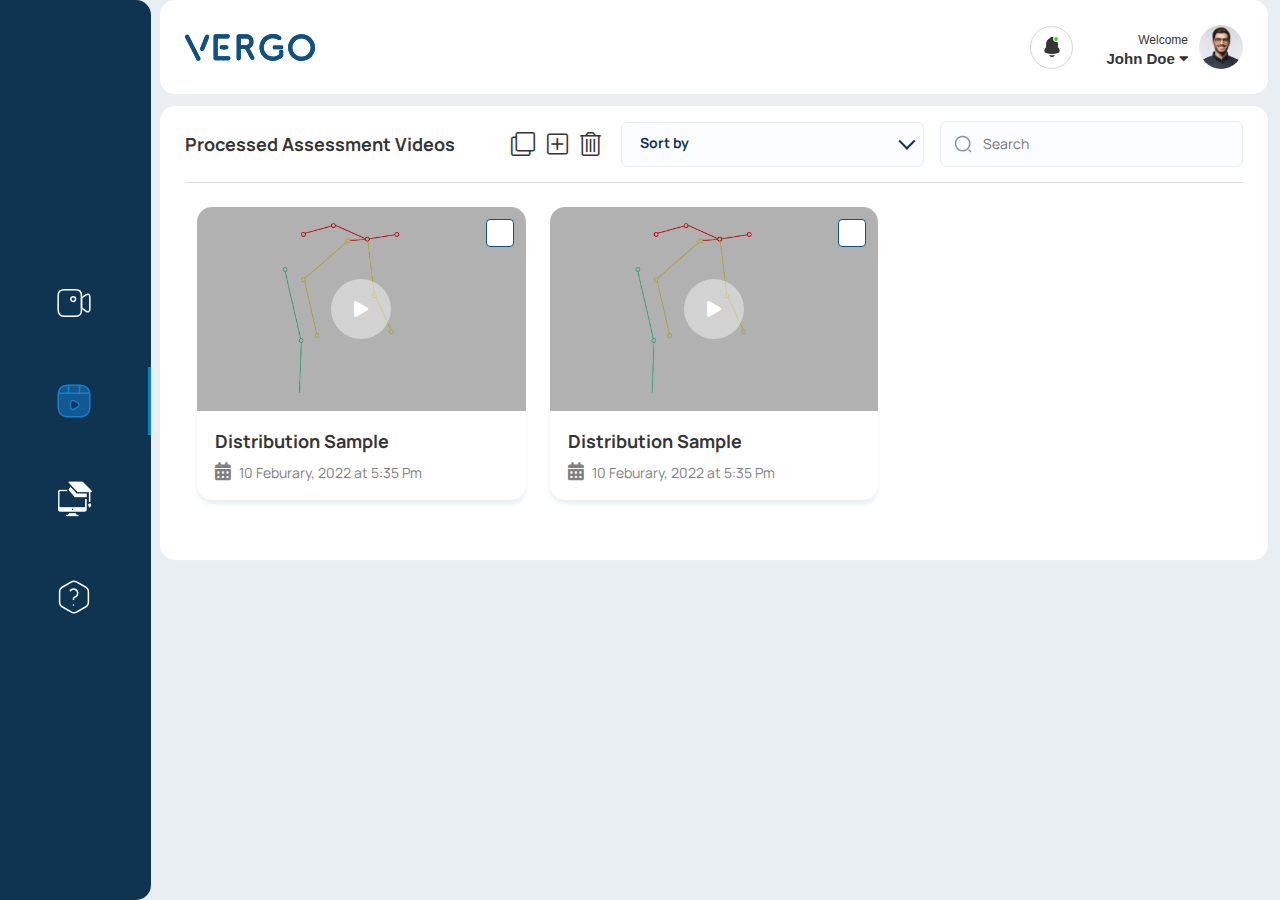
<file: Processed-videos.html>
<!DOCTYPE html>
<html lang="en">

<head>
    <!-- Required meta tags -->
    <meta charset="utf-8" />
    <meta name="viewport" content="width=device-width, initial-scale=1" />

    <!-- Bootstrap CSS -->
    <link href="assets/css/bootstrap.min.css" rel="stylesheet" />
    <link href="assets/css/all.min.css" rel="stylesheet" />
    <link href="assets/css/fontawesome.css" rel="stylesheet" />
    <link href="assets/css/owl.carousel.min.css" rel="stylesheet" />
    <link href="assets/css/nice-select.css" rel="stylesheet" />
    <link href="assets/css/default.css" rel="stylesheet" />
    <link href="assets/css/magnific-popup.css" rel="stylesheet" />
    <link href="assets/css/style.css" rel="stylesheet" />
    <link href="assets/css/responsive.css" rel="stylesheet" />

    <title>Hello, world!</title>
</head>

<body>

    <div class="sidebar__area">
        <div class="sidebar__inner__blk">
            <div class="sidebar__title">
                <a href="#"><img src="assets/img/s_ico_7.svg" alt=""></a>
                <a href="#" class="active"><img src="assets/img/s_ico_8.svg" alt=""></a>
                <a href="#"><img src="assets/img/monitor.png" alt=""></a>
                <a href="#"><img src="assets/img/s_ico_9.svg" alt=""></a>
            </div>
        </div>
        <div class="close_menu">
            <i class="far fa-times"></i>
        </div>
    </div>
    <div class="overlay"></div>


    <div class="main__area">


        <!-- =================== HEADER AREA START ===================== -->
        <header class="header__area">
            <div class="container">
                <div class="row">
                    <div class="col-lg-12">
                        <div class="header__inner__blk">
                            <div class="header__title">
                                <img src="assets/img/logo.svg" alt="">
                            </div>

                            <div class="header__right__blk">
                                <div class="header_bell dropdown">
                                    <a class="dropdown-toggle notification__bell" href="#" role="button"
                                        id="dropdownMenuLink" data-bs-toggle="dropdown" aria-expanded="false">
                                        <img src="assets/img/bell.svg" alt="">
                                    </a>

                                    <div class="notification__main__blk dropdown-menu"
                                        aria-labelledby="dropdownMenuLink">
                                        <div class="notification__single__blk">
                                            <div class="notification__single__left">
                                                <div class="notification__upload">
                                                    <img src="assets/img/upload_img.png" alt="">
                                                </div>
                                                <div class="notification__content">
                                                    <h4>Your video has completed processing</h4>
                                                    <span>3:19:05 PM</span>
                                                </div>
                                            </div>
                                            <div class="notification__single__right">
                                                <div class="notification__single__close">
                                                    <span><i class="fal fa-times-circle"></i></span>
                                                </div>
                                            </div>
                                        </div>
                                        <div class="notification__single__blk">
                                            <div class="notification__single__left">
                                                <div class="notification__upload">
                                                    <img src="assets/img/upload_img.png" alt="">
                                                </div>
                                                <div class="notification__content">
                                                    <h4>Your video has completed processing</h4>
                                                    <span>3:19:05 PM</span>
                                                </div>
                                            </div>
                                            <div class="notification__single__right">
                                                <div class="notification__single__close">
                                                    <span><i class="fal fa-times-circle"></i></span>
                                                </div>
                                            </div>
                                        </div>
                                        <div class="notification__single__blk">
                                            <div class="notification__single__left">
                                                <div class="notification__upload">
                                                    <img src="assets/img/upload_img.png" alt="">
                                                </div>
                                                <div class="notification__content">
                                                    <h4>Your video has completed processing</h4>
                                                    <span>3:19:05 PM</span>
                                                </div>
                                            </div>
                                            <div class="notification__single__right">
                                                <div class="notification__single__close">
                                                    <span><i class="fal fa-times-circle"></i></span>
                                                </div>
                                            </div>
                                        </div>
                                    </div>
                                </div>
                                <div class="header__profile">
                                    <div class="header__profile__inner__blk" type="button" id="dropdownMenuButton1"
                                        data-bs-toggle="dropdown" aria-expanded="false">
                                        <div class="profile_name">
                                            <span>Welcome</span>
                                            <h5>John Doe <i class="fas fa-caret-down"></i></h5>
                                        </div>
                                        <div class="profile__thumb">
                                            <img src="assets/img/user.jpg" alt="">
                                        </div>
                                    </div>
                                    <ul class="dropdown-menu" aria-labelledby="dropdownMenuButton1">
                                        <li><a class="dropdown-item" href="#">Settings</a></li>
                                        <li><a class="dropdown-item" href="#">Logout</a></li>
                                    </ul>
                                </div>
                                <div class="open__menu">
                                    <i class="fas fa-bars"></i>
                                </div>
                            </div>
                        </div>
                    </div>
                </div>
            </div>
        </header>
        <!-- =================== HEADER AREA END ===================== -->


        <!-- =================== INFORMATION AREA START ===================== -->
        <section class="information__area">
            <div class="container">
                <div class="row">
                    <div class="popup__top__blk">
                        <div class="similar__title">
                            <h4 class="m-0">Processed Assessment Videos</h4>
                        </div>

                        <div class="popup__top__right__blk">

                            <div class="popup__widgets">
                                <a href="#" class="compare__video__select"><i class="fal fa-clone"></i></a>
                                <a href="upload-screen.html"><i class="fal fa-plus-square"></i></a>
                                <a href="#" data-bs-toggle="modal" data-bs-target="#exampleModal"><i
                                        class="fal fa-trash-alt"></i></a>
                            </div>

                            <div class="single__filter__select me-3">
                                <div class="filter__select fixed_select_width">
                                    <select>
                                        <option data-display="Sort by">Nothing</option>
                                        <option value="1">Some option</option>
                                        <option value="2">Another option</option>
                                        <option value="3" disabled>A disabled option</option>
                                        <option value="4">Potato</option>
                                    </select>
                                </div>
                            </div>

                            <form action="#">
                                <div class="search__area">
                                    <input type="text" placeholder="Search">
                                    <button type="button"><img src="assets/img/search.svg" alt=""></button>
                                </div>
                            </form>
                        </div>
                    </div>
                    <div class="row g-4 m-0 p-0">
                        <div class="col-lg-4">
                            <div class="popup__wrapper">
                                <div class="popup__video__check">
                                    <div class="form-check">
                                        <input class="form-check-input" type="checkbox" value="" id="flexCheckDefault">
                                    </div>
                                </div>
                                <div class="popup__video__wrapper">
                                    <div class="popup_thumb">
                                        <img src="assets/img/popup_thumb.png" alt="">
                                        <a href="https://www.youtube.com/watch?v=cO-2i8FCrs8"
                                            class="play__button"><span><i class="fas fa-play"></i></span></a>
                                    </div>
                                    <div class="popup__content">
                                        <h4>Distribution Sample</h4>
                                        <p><i class="fas fa-calendar-alt"></i> 10 Feburary, 2022 at 5:35 Pm</p>
                                    </div>
                                </div>
                            </div>
                        </div>
                        <div class="col-lg-4">
                            <div class="popup__wrapper">
                                <div class="popup__video__check">
                                    <div class="form-check">
                                        <input class="form-check-input" type="checkbox" value="" id="flexCheckDefault">
                                    </div>
                                </div>
                                <div class="popup__video__wrapper">
                                    <div class="popup_thumb">
                                        <img src="assets/img/popup_thumb.png" alt="">
                                        <a href="https://www.youtube.com/watch?v=cO-2i8FCrs8"
                                            class="play__button"><span><i class="fas fa-play"></i></span></a>
                                    </div>
                                    <div class="popup__content">
                                        <h4>Distribution Sample</h4>
                                        <p><i class="fas fa-calendar-alt"></i> 10 Feburary, 2022 at 5:35 Pm</p>
                                    </div>
                                </div>
                            </div>
                        </div>
                    </div>

                </div>
            </div>
        </section>
        <!-- =================== INFORMATION AREA END ===================== -->


    </div>





    <!-- Modal -->
    <div class="modal fade" id="exampleModal" tabindex="-1" aria-labelledby="exampleModalLabel" aria-hidden="true">
        <div class="modal-dialog modal-dialog-centered">
            <div class="modal-content">

                <div class="modal-body">
                    <div class="popup__video__delete">
                        <span><i class="fal fa-times-circle"></i></span>
                        <h4>Delete File Permanently</h4>
                        <p>Are you sure you would like to delete this video? Once deleted it cannot be recovered.</p>
                    </div>
                </div>
                <div class="modal-footer">
                    <button type="button" class="btn btn-secondary" data-bs-dismiss="modal">Cancel</button>
                    <button type="button" class="btn btn-primary">Delete</button>
                </div>
            </div>
        </div>
    </div>











    <!-- Optional JavaScript; choose one of the two! -->
    <script src="assets/js/jquery.min.js"></script>
    <script src="assets/js/popper.js"></script>
    <script src="assets/js/bootstrap.min.js"></script>
    <script src="assets/js/owl.carousel.min.js"></script>
    <script src="assets/js/jquery.magnific-popup.min.js"></script>
    <script src="assets/js/jquery.nice-select.min.js"></script>
    <script src="assets/js/main.js"></script>
</body>

</html>
</file>
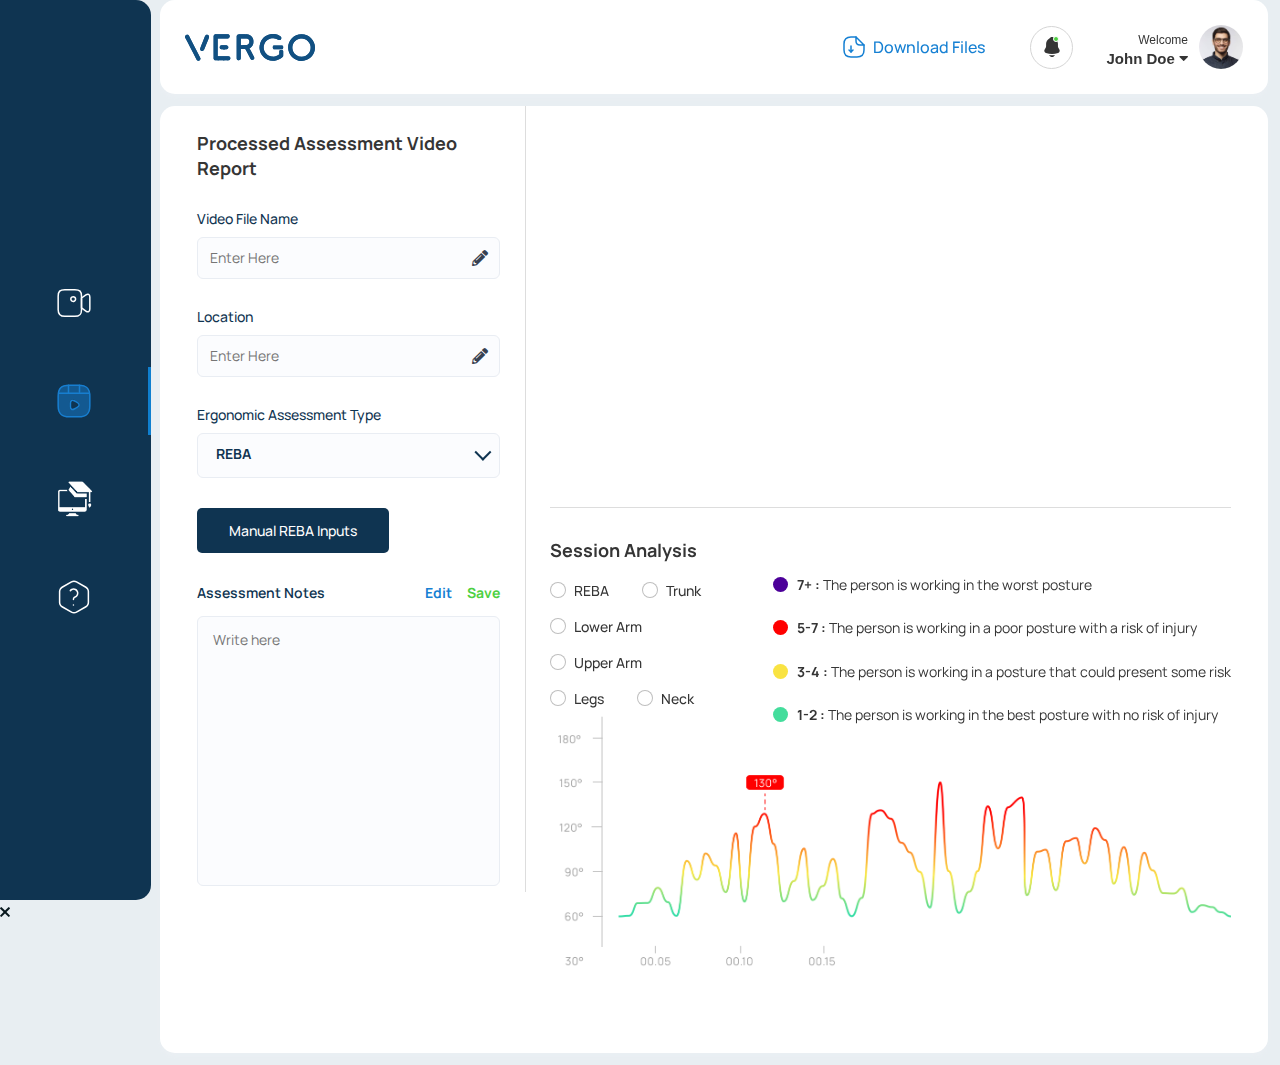
<file: tablet-screen.html>
<!DOCTYPE html>
<html lang="en">

<head>
    <!-- Required meta tags -->
    <meta charset="utf-8" />
    <meta name="viewport" content="width=device-width, initial-scale=1" />

    <!-- Bootstrap CSS -->
    <link href="assets/css/bootstrap.min.css" rel="stylesheet" />
    <link href="assets/css/all.min.css" rel="stylesheet" />
    <link href="assets/css/fontawesome.css" rel="stylesheet" />
    <link href="assets/css/owl.carousel.min.css" rel="stylesheet" />
    <link href="assets/css/nice-select.css" rel="stylesheet" />
    <link href="assets/css/default.css" rel="stylesheet" />
    <link href="assets/css/style.css" rel="stylesheet" />
    <link href="assets/css/responsive.css" rel="stylesheet" />

    <title>Hello, world!</title>
</head>

<body>

    <div class="sidebar__area">
        <div class="sidebar__inner__blk">
            <div class="sidebar__title">
                <a href="#"><img src="assets/img/s_ico_7.svg" alt=""></a>
                <a href="#" class="active"><img src="assets/img/s_ico_8.svg" alt=""></a>
                <a href="#"><img src="assets/img/monitor.png" alt=""></a>
                <a href="#"><img src="assets/img/s_ico_9.svg" alt=""></a>
            </div>
        </div>
        <div class="close_menu">
            <i class="far fa-times"></i>
        </div>
    </div>
    <div class="overlay"></div>

    <div class="main__area">


        <!-- =================== HEADER AREA START ===================== -->
        <header class="header__area">
            <div class="container">
                <div class="row">
                    <div class="col-lg-12">
                        <div class="header__inner__blk">
                            <div class="header__title">
                                <img src="assets/img/logo.svg" alt="">
                            </div>

                            <div class="header__right__blk">
                                <div class="download__file dropdown">
                                    <a href="#" class="dropdown-toggle notification__download" role="button"
                                        id="dropdownMenuLink2" data-bs-toggle="dropdown"
                                        aria-expanded="false"><span><img src="assets/img/d_file.svg" alt=""></span>
                                        Download Files</a>

                                    <div class="download__dropdown dropdown-menu" aria-labelledby="dropdownMenuLink2">
                                        <div class="download__drop__title">
                                            <h4>Download Assessment Report</h4>
                                        </div>
                                        <div class="notification__single__blk">
                                            <div class="notification__single__left">
                                                <div class="notification__upload">
                                                    <img src="assets/img/upload_img.png" alt="">
                                                </div>
                                                <div class="notification__content">
                                                    <h4>Your video has completed processing</h4>
                                                    <span>3:19:05 PM</span>
                                                </div>
                                            </div>
                                            <div class="notification__single__right">
                                                <div class="notification__single__close">
                                                    <span><i class="fal fa-times-circle"></i></span>
                                                </div>
                                            </div>
                                        </div>
                                        <div class="notification__single__blk">
                                            <div class="notification__single__left">
                                                <div class="notification__upload">
                                                    <img src="assets/img/upload_img.png" alt="">
                                                </div>
                                                <div class="notification__content">
                                                    <h4>Your video has completed processing</h4>
                                                    <span>3:19:05 PM</span>
                                                </div>
                                            </div>
                                            <div class="notification__single__right">
                                                <div class="notification__single__close">
                                                    <span><i class="fal fa-times-circle"></i></span>
                                                </div>
                                            </div>
                                        </div>
                                        <div class="notification__single__blk">
                                            <div class="notification__single__left">
                                                <div class="notification__upload">
                                                    <img src="assets/img/upload_img.png" alt="">
                                                </div>
                                                <div class="notification__content">
                                                    <h4>Your video has completed processing</h4>
                                                    <span>3:19:05 PM</span>
                                                </div>
                                            </div>
                                            <div class="notification__single__right">
                                                <div class="notification__single__close">
                                                    <span><i class="fal fa-times-circle"></i></span>
                                                </div>
                                            </div>
                                        </div>
                                    </div>

                                </div>
                                <div class="header_bell dropdown">
                                    <a class="dropdown-toggle notification__bell" href="#" role="button"
                                        id="dropdownMenuLink" data-bs-toggle="dropdown" aria-expanded="false">
                                        <img src="assets/img/bell.svg" alt="">
                                    </a>

                                    <div class="notification__main__blk dropdown-menu"
                                        aria-labelledby="dropdownMenuLink">
                                        <div class="notification__single__blk">
                                            <div class="notification__single__left">
                                                <div class="notification__upload">
                                                    <img src="assets/img/upload_img.png" alt="">
                                                </div>
                                                <div class="notification__content">
                                                    <h4>Your video has completed processing</h4>
                                                    <span>3:19:05 PM</span>
                                                </div>
                                            </div>
                                            <div class="notification__single__right">
                                                <div class="notification__single__close">
                                                    <span><i class="fal fa-times-circle"></i></span>
                                                </div>
                                            </div>
                                        </div>
                                        <div class="notification__single__blk">
                                            <div class="notification__single__left">
                                                <div class="notification__upload">
                                                    <img src="assets/img/upload_img.png" alt="">
                                                </div>
                                                <div class="notification__content">
                                                    <h4>Your video has completed processing</h4>
                                                    <span>3:19:05 PM</span>
                                                </div>
                                            </div>
                                            <div class="notification__single__right">
                                                <div class="notification__single__close">
                                                    <span><i class="fal fa-times-circle"></i></span>
                                                </div>
                                            </div>
                                        </div>
                                        <div class="notification__single__blk">
                                            <div class="notification__single__left">
                                                <div class="notification__upload">
                                                    <img src="assets/img/upload_img.png" alt="">
                                                </div>
                                                <div class="notification__content">
                                                    <h4>Your video has completed processing</h4>
                                                    <span>3:19:05 PM</span>
                                                </div>
                                            </div>
                                            <div class="notification__single__right">
                                                <div class="notification__single__close">
                                                    <span><i class="fal fa-times-circle"></i></span>
                                                </div>
                                            </div>
                                        </div>
                                    </div>
                                </div>
                                <div class="header__profile">
                                    <div class="header__profile__inner__blk" type="button" id="dropdownMenuButton1"
                                        data-bs-toggle="dropdown" aria-expanded="false">
                                        <div class="profile_name">
                                            <span>Welcome</span>
                                            <h5>John Doe <i class="fas fa-caret-down"></i></h5>
                                        </div>
                                        <div class="profile__thumb">
                                            <img src="assets/img/user.jpg" alt="">
                                        </div>
                                    </div>
                                    <ul class="dropdown-menu" aria-labelledby="dropdownMenuButton1">
                                        <li><a class="dropdown-item" href="#">Settings</a></li>
                                        <li><a class="dropdown-item" href="#">Logout</a></li>
                                    </ul>
                                </div>
                            </div>
                            <div class="open__menu">
                                <i class="fas fa-bars"></i>
                            </div>
                        </div>
                    </div>
                </div>
            </div>
        </header>
        <!-- =================== HEADER AREA END ===================== -->


        <!-- =================== INFORMATION AREA START ===================== -->
        <section class="information__area">
            <div class="container">
                <div class="row">
                    <div class="col-lg-4">
                        <div class="summery_left_blk">
                            <div class="similar__title pt-25">
                                <h4>Processed Assessment Video Report </h4>
                            </div>
                            <div class="summery__blk">
                                <form action="#">
                                    <div class="single__summary__input mt-30">
                                        <label for="">Video File Name</label>
                                        <div class="summery__input__text">
                                            <input type="text" placeholder="Enter Here">
                                            <span><i class="fas fa-pencil-alt"></i></span>
                                        </div>
                                    </div>
                                    <div class="single__summary__input mt-30">
                                        <label for="">Location</label>
                                        <div class="summery__input__text">
                                            <input type="text" placeholder="Enter Here">
                                            <span><i class="fas fa-pencil-alt"></i></span>
                                        </div>
                                    </div>
                                    <div class="single__filter__select mt-30">
                                        <span>Ergonomic Assessment Type</span>
                                        <div class="filter__select">
                                            <select>
                                                <option data-display="REBA">Nothing</option>
                                                <option value="1">Some option</option>
                                                <option value="2">Another option</option>
                                                <option value="3" disabled>A disabled option</option>
                                                <option value="4">Potato</option>
                                            </select>
                                        </div>
                                    </div>
                                    <div class="single__summary__btn mt-30">
                                        <a href="#" data-bs-toggle="modal" data-bs-target="#exampleModal">Manual REBA
                                            Inputs</a>
                                    </div>
                                    <div class="notes__area mt-30">
                                        <span>Assessment Notes</span>
                                        <div class="edit_nots">
                                            <a href="#">Edit</a>
                                            <a href="#">Save</a>
                                        </div>
                                    </div>
                                    <div class="notes_text">
                                        <textarea name="" id="" cols="30" rows="10" placeholder="Write here"></textarea>
                                    </div>
                                </form>
                            </div>
                        </div>
                    </div>

                    <div class="col-lg-8">
                        <div class="info__top__inner__blk">
                            <div class="video__area top_minus_115">
                                <div class="video-wrapper">
                                    <iframe src="https://player.vimeo.com/video/34854116?badge=0" frameborder="0"
                                        webkitAllowFullScreen mozallowfullscreen allowFullScreen></iframe>
                                </div>
                            </div>

                            <div class="chart__area second_chart_blk">
                                <div class="similar__title">
                                    <h4>Session Analysis</h4>
                                </div>

                                <div class="chart-wrap">
                                    <div class="chart__topbar__options">
                                        <div class="chart__single__options">
                                            <div class="form-check">
                                                <input class="form-check-input" type="radio" name="flexRadioDefault"
                                                    id="flexRadioDefault1">
                                                <label class="form-check-label" for="flexRadioDefault1">
                                                    REBA
                                                </label>
                                            </div>
                                        </div>
                                        <div class="chart__single__options">
                                            <div class="form-check">
                                                <input class="form-check-input" type="radio" name="flexRadioDefault"
                                                    id="flexRadioDefault2">
                                                <label class="form-check-label" for="flexRadioDefault2">
                                                    Trunk
                                                </label>
                                            </div>
                                        </div>
                                        <div class="chart__single__options">
                                            <div class="form-check">
                                                <input class="form-check-input" type="radio" name="flexRadioDefault"
                                                    id="flexRadioDefault3">
                                                <label class="form-check-label" for="flexRadioDefault3">
                                                    Lower Arm
                                                </label>
                                            </div>
                                        </div>
                                        <div class="chart__single__options">
                                            <div class="form-check">
                                                <input class="form-check-input" type="radio" name="flexRadioDefault"
                                                    id="flexRadioDefault4">
                                                <label class="form-check-label" for="flexRadioDefault4">
                                                    Upper Arm
                                                </label>
                                            </div>
                                        </div>
                                        <div class="chart__single__options">
                                            <div class="form-check">
                                                <input class="form-check-input" type="radio" name="flexRadioDefault"
                                                    id="flexRadioDefault5">
                                                <label class="form-check-label" for="flexRadioDefault5">
                                                    Legs
                                                </label>
                                            </div>
                                        </div>
                                        <div class="chart__single__options">
                                            <div class="form-check">
                                                <input class="form-check-input" type="radio" name="flexRadioDefault"
                                                    id="flexRadioDefault6">
                                                <label class="form-check-label" for="flexRadioDefault6">
                                                    Neck
                                                </label>
                                            </div>
                                        </div>
                                    </div>

                                    <div class="chart__top__content chart__top__column">
                                        <div class="single__chart__content chart_bef_color1">
                                            <h6><b>7+ :</b>  The person is working in the worst posture</h6>
                                        </div>
                                        <div class="single__chart__content ">
                                            <h6><b>5-7 :</b>  The person is working in a poor posture with a risk of injury</h6>
                                        </div>
                                        <div class="single__chart__content  chart_bef_color_2">
                                            <h6><b>3-4 :</b>  The person is working in a posture that could present some risk</h6>
                                        </div>
                                        <div class="single__chart__content chart_bef_color">
                                            <h6><b>1-2 :</b>  The person is working in the best posture with no risk of injury</h6>
                                        </div>
                                    </div>
                                </div>
                                <div class="chart__tumb chart__second_thumb">
                                    <img src="assets/img/chart_3.png" alt="">
                                </div>
                            </div>
                        </div>
                    </div>
                </div>
            </div>
        </section>
        <!-- =================== INFORMATION AREA END ===================== -->


    </div>


    <!-- Modal -->
    <div class="modal fade" id="exampleModal" tabindex="-1" aria-labelledby="exampleModalLabel" aria-hidden="true">
        <div class="modal-dialog modal-dialog-centered">
            <div class="modal-content">

                <div class="modal-body">
                    Lorem, ipsum dolor sit amet consectetur adipisicing elit. Magni amet necessitatibus facere fugit
                    adipisci consectetur aut nemo perspiciatis. Magni exercitationem fuga repellendus aliquid deserunt
                    harum modi quod est maxime in, ipsa sunt quibusdam blanditiis libero porro. Placeat, rem? Ad tenetur
                    labore inventore corporis illo, atque neque veritatis at cupiditate nam.
                </div>
                <div class="modal-footer">
                    <button type="button" class="btn btn-secondary" data-bs-dismiss="modal">Close</button>
                    <button type="button" class="btn btn-primary">Save changes</button>
                </div>
            </div>
        </div>
    </div>



    <!-- Optional JavaScript; choose one of the two! -->
    <script src="assets/js/jquery.min.js"></script>
    <script src="assets/js/popper.js"></script>
    <script src="assets/js/bootstrap.min.js"></script>
    <script src="assets/js/owl.carousel.min.js"></script>
    <script src="assets/js/jquery.nice-select.min.js"></script>
    <script src="assets/js/main.js"></script>
</body>

</html>
</file>
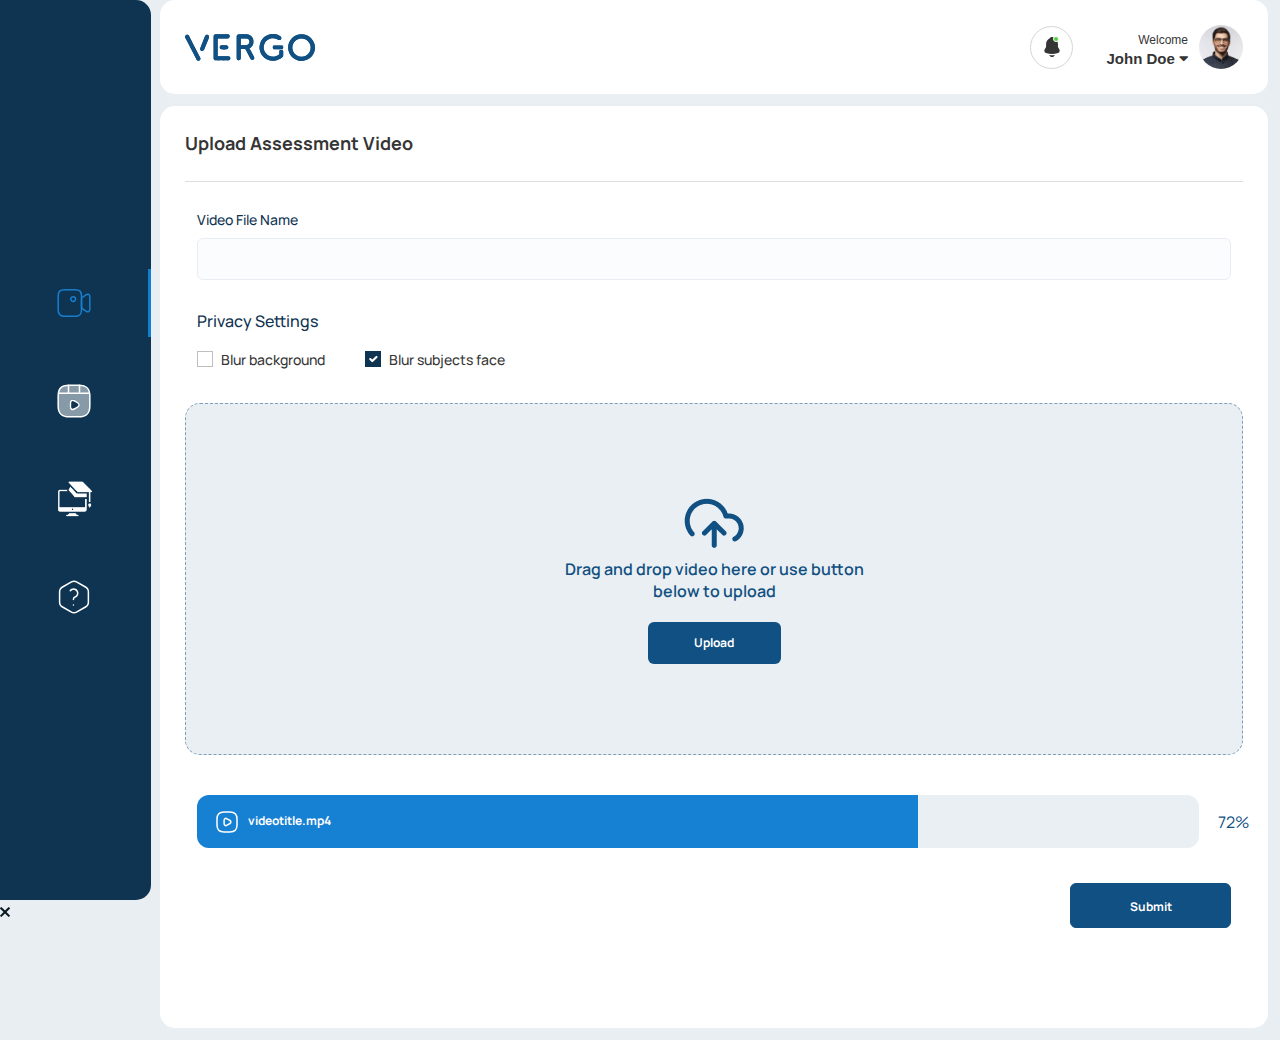
<file: upload-screen.html>
<!DOCTYPE html>
<html lang="en">

<head>
    <!-- Required meta tags -->
    <meta charset="utf-8" />
    <meta name="viewport" content="width=device-width, initial-scale=1" />

    <!-- Bootstrap CSS -->
    <link href="assets/css/bootstrap.min.css" rel="stylesheet" />
    <link href="assets/css/all.min.css" rel="stylesheet" />
    <link href="assets/css/fontawesome.css" rel="stylesheet" />
    <link href="assets/css/owl.carousel.min.css" rel="stylesheet" />
    <link href="assets/css/nice-select.css" rel="stylesheet" />
    <link href="assets/css/default.css" rel="stylesheet" />
    <link href="assets/css/magnific-popup.css" rel="stylesheet" />
    <link href="assets/css/style.css" rel="stylesheet" />
    <link href="assets/css/responsive.css" rel="stylesheet" />

    <title>Hello, world!</title>
</head>

<body>

    <div class="sidebar__area">
        <div class="sidebar__inner__blk">
            <div class="sidebar__title">
                <a href="#" class="active"><img src="assets/img/s_ico_7.svg" alt=""></a>
                <a href="#"><img src="assets/img/s_ico_8.svg" alt=""></a>
                <a href="#"><img src="assets/img/monitor.png" alt=""></a>
                <a href="#"><img src="assets/img/s_ico_9.svg" alt=""></a>
            </div>
        </div>
        <div class="close_menu">
            <i class="far fa-times"></i>
        </div>
    </div>
    <div class="overlay"></div>


    <div class="main__area">


        <!-- =================== HEADER AREA START ===================== -->
        <header class="header__area">
            <div class="container">
                <div class="row">
                    <div class="col-lg-12">
                        <div class="header__inner__blk">
                            <div class="header__title">
                                <img src="assets/img/logo.svg" alt="">
                            </div>

                            <div class="header__right__blk">
                                <div class="header_bell dropdown">
                                    <a class="dropdown-toggle notification__bell" href="#" role="button"
                                        id="dropdownMenuLink" data-bs-toggle="dropdown" aria-expanded="false">
                                        <img src="assets/img/bell.svg" alt="">
                                    </a>

                                    <div class="notification__main__blk dropdown-menu"
                                        aria-labelledby="dropdownMenuLink">
                                        <div class="notification__single__blk">
                                            <div class="notification__single__left">
                                                <div class="notification__upload">
                                                    <img src="assets/img/upload_img.png" alt="">
                                                </div>
                                                <div class="notification__content">
                                                    <h4>Your video has completed processing</h4>
                                                    <span>3:19:05 PM</span>
                                                </div>
                                            </div>
                                            <div class="notification__single__right">
                                                <div class="notification__single__close">
                                                    <span><i class="fal fa-times-circle"></i></span>
                                                </div>
                                            </div>
                                        </div>
                                        <div class="notification__single__blk">
                                            <div class="notification__single__left">
                                                <div class="notification__upload">
                                                    <img src="assets/img/upload_img.png" alt="">
                                                </div>
                                                <div class="notification__content">
                                                    <h4>Your video has completed processing</h4>
                                                    <span>3:19:05 PM</span>
                                                </div>
                                            </div>
                                            <div class="notification__single__right">
                                                <div class="notification__single__close">
                                                    <span><i class="fal fa-times-circle"></i></span>
                                                </div>
                                            </div>
                                        </div>
                                        <div class="notification__single__blk">
                                            <div class="notification__single__left">
                                                <div class="notification__upload">
                                                    <img src="assets/img/upload_img.png" alt="">
                                                </div>
                                                <div class="notification__content">
                                                    <h4>Your video has completed processing</h4>
                                                    <span>3:19:05 PM</span>
                                                </div>
                                            </div>
                                            <div class="notification__single__right">
                                                <div class="notification__single__close">
                                                    <span><i class="fal fa-times-circle"></i></span>
                                                </div>
                                            </div>
                                        </div>
                                    </div>
                                </div>
                                <div class="header__profile">
                                    <div class="header__profile__inner__blk" type="button" id="dropdownMenuButton1"
                                        data-bs-toggle="dropdown" aria-expanded="false">
                                        <div class="profile_name">
                                            <span>Welcome</span>
                                            <h5>John Doe <i class="fas fa-caret-down"></i></h5>
                                        </div>
                                        <div class="profile__thumb">
                                            <img src="assets/img/user.jpg" alt="">
                                        </div>
                                    </div>
                                    <ul class="dropdown-menu" aria-labelledby="dropdownMenuButton1">
                                        <li><a class="dropdown-item" href="#">Settings</a></li>
                                        <li><a class="dropdown-item" href="#">Logout</a></li>
                                    </ul>
                                </div>
                            </div>
                            <div class="open__menu">
                                <i class="fas fa-bars"></i>
                            </div>
                        </div>
                    </div>
                </div>
            </div>
        </header>
        <!-- =================== HEADER AREA END ===================== -->


        <!-- =================== INFORMATION AREA START ===================== -->
        <section class="information__area">
            <div class="container">
                <div class="row">
                    <div class="popup__top__blk">
                        <div class="similar__title pt-10 pb-10">
                            <h4 class="m-0">Upload Assessment Video</h4>
                        </div>
                    </div>
                    <div class="summery__blk">
                        <form action="#">
                            <div class="single__summary__input mt-30">
                                <label for="">Video File Name</label>
                                <input type="text">
                            </div>
                        </form>
                    </div>

                    <div class="privacy__settings mt-30">
                        <h4>Privacy Settings</h4>
                        <div class="privacy__checkbox">
                            <div class="form-check">
                                <input class="form-check-input" type="checkbox" value="" id="flexCheckDefault">
                                <label class="form-check-label" for="flexCheckDefault">
                                    Blur background
                                </label>
                            </div>
                            <div class="form-check">
                                <input class="form-check-input" type="checkbox" value="" id="flexCheckChecked" checked>
                                <label class="form-check-label" for="flexCheckChecked">
                                    Blur subjects face
                                </label>
                            </div>
                        </div>
                    </div>

                    <div class="upload__wrapper">
                        <div class="upload__thumb">
                            <img src="assets/img/upload_img.png" alt="">
                            <div class="upload__content">
                                <p>Drag and drop video here or use button below to upload</p>
                            </div>
                            <div class="upload__btn">
                                <label for="file-upload" class="custom-file-upload">Upload</label>
                                <input id="file-upload" type="file" style="display: none"
                                    onchange="uploadFile(this.files)" />
                            </div>
                        </div>
                    </div>

                    <div class="progress__area">
                        <span><img src="assets/img/video_cio.svg" alt=""> videotitle.mp4</span>
                        <div class="progress-bar" id="progress-bar">
                            <div class="progress-bar__text" id="progress-bar__text">0%</div>
                            <div class="progress-bar__status-bar" id="progress-bar__status-bar"></div>
                        </div>
                    </div>

                    <div class="pagination__area">
                        <div class="submit__btn">
                            <a href="#">Submit</a>
                        </div>
                    </div>
                </div>
            </div>
        </section>
        <!-- =================== INFORMATION AREA END ===================== -->


    </div>


    <!-- Optional JavaScript; choose one of the two! -->
    <script src="assets/js/jquery.min.js"></script>
    <script src="assets/js/popper.js"></script>
    <script src="assets/js/bootstrap.min.js"></script>
    <script src="assets/js/owl.carousel.min.js"></script>
    <script src="assets/js/jquery.magnific-popup.min.js"></script>
    <script src="assets/js/jquery.nice-select.min.js"></script>
    <script src="assets/js/main.js"></script>
</body>

</html>
</file>
<file: assets/css/nice-select.css>
.nice-select {
  -webkit-tap-highlight-color: transparent;
  background-color: #fff;
  border-radius: 5px;
  border: solid 1px #e8e8e8;
  box-sizing: border-box;
  clear: both;
  cursor: pointer;
  display: block;
  float: left;
  font-family: inherit;
  font-size: 14px;
  font-weight: normal;
  height: 42px;
  line-height: 40px;
  outline: none;
  padding-left: 18px;
  padding-right: 30px;
  position: relative;
  text-align: left !important;
  -webkit-transition: all 0.2s ease-in-out;
  transition: all 0.2s ease-in-out;
  -webkit-user-select: none;
     -moz-user-select: none;
      -ms-user-select: none;
          user-select: none;
  white-space: nowrap;
  width: auto; }
  .nice-select:hover {
    border-color: #dbdbdb; }
  .nice-select:active, .nice-select.open, .nice-select:focus {
    border-color: #999; }
  .nice-select:after {
    border-bottom: 2px solid #999;
    border-right: 2px solid #999;
    content: '';
    display: block;
    height: 5px;
    margin-top: -4px;
    pointer-events: none;
    position: absolute;
    right: 12px;
    top: 50%;
    -webkit-transform-origin: 66% 66%;
        -ms-transform-origin: 66% 66%;
            transform-origin: 66% 66%;
    -webkit-transform: rotate(45deg);
        -ms-transform: rotate(45deg);
            transform: rotate(45deg);
    -webkit-transition: all 0.15s ease-in-out;
    transition: all 0.15s ease-in-out;
    width: 5px; }
  .nice-select.open:after {
    -webkit-transform: rotate(-135deg);
        -ms-transform: rotate(-135deg);
            transform: rotate(-135deg); }
  .nice-select.open .list {
    opacity: 1;
    pointer-events: auto;
    -webkit-transform: scale(1) translateY(0);
        -ms-transform: scale(1) translateY(0);
            transform: scale(1) translateY(0); }
  .nice-select.disabled {
    border-color: #ededed;
    color: #999;
    pointer-events: none; }
    .nice-select.disabled:after {
      border-color: #cccccc; }
  .nice-select.wide {
    width: 100%; }
    .nice-select.wide .list {
      left: 0 !important;
      right: 0 !important; }
  .nice-select.right {
    float: right; }
    .nice-select.right .list {
      left: auto;
      right: 0; }
  .nice-select.small {
    font-size: 12px;
    height: 36px;
    line-height: 34px; }
    .nice-select.small:after {
      height: 4px;
      width: 4px; }
    .nice-select.small .option {
      line-height: 34px;
      min-height: 34px; }
  .nice-select .list {
    background-color: #fff;
    border-radius: 5px;
    box-shadow: 0 0 0 1px rgba(68, 68, 68, 0.11);
    box-sizing: border-box;
    margin-top: 4px;
    opacity: 0;
    overflow: hidden;
    padding: 0;
    pointer-events: none;
    position: absolute;
    top: 100%;
    left: 0;
    -webkit-transform-origin: 50% 0;
        -ms-transform-origin: 50% 0;
            transform-origin: 50% 0;
    -webkit-transform: scale(0.75) translateY(-21px);
        -ms-transform: scale(0.75) translateY(-21px);
            transform: scale(0.75) translateY(-21px);
    -webkit-transition: all 0.2s cubic-bezier(0.5, 0, 0, 1.25), opacity 0.15s ease-out;
    transition: all 0.2s cubic-bezier(0.5, 0, 0, 1.25), opacity 0.15s ease-out;
    z-index: 9; }
    .nice-select .list:hover .option:not(:hover) {
      background-color: transparent !important; }
  .nice-select .option {
    cursor: pointer;
    font-weight: 400;
    line-height: 40px;
    list-style: none;
    min-height: 40px;
    outline: none;
    padding-left: 18px;
    padding-right: 29px;
    text-align: left;
    -webkit-transition: all 0.2s;
    transition: all 0.2s; }
    .nice-select .option:hover, .nice-select .option.focus, .nice-select .option.selected.focus {
      background-color: #f6f6f6; }
    .nice-select .option.selected {
      font-weight: bold; }
    .nice-select .option.disabled {
      background-color: transparent;
      color: #999;
      cursor: default; }

.no-csspointerevents .nice-select .list {
  display: none; }

.no-csspointerevents .nice-select.open .list {
  display: block; }
</file>
<file: assets/css/default.css>
/* Deafult Margin & Padding */
/*-- Margin Top --*/
.mt-5 {
	margin-top: 5px;
}
.mt-10 {
	margin-top: 10px;
}
.mt-15 {
	margin-top: 15px;
}
.mt-20 {
	margin-top: 20px;
}
.mt-25 {
	margin-top: 25px;
}
.mt-30 {
	margin-top: 30px;
}
.mt-35 {
	margin-top: 35px;
}
.mt-40 {
	margin-top: 40px;
}
.mt-45 {
	margin-top: 45px;
}
.mt-50 {
	margin-top: 50px;
}
.mt-55 {
	margin-top: 55px;
}
.mt-60 {
	margin-top: 60px;
}
.mt-65 {
	margin-top: 65px;
}
.mt-70 {
	margin-top: 70px;
}
.mt-75 {
	margin-top: 75px;
}
.mt-80 {
	margin-top: 80px;
}
.mt-85 {
	margin-top: 85px;
}
.mt-90 {
	margin-top: 90px;
}
.mt-95 {
	margin-top: 95px;
}
.mt-100 {
	margin-top: 100px;
}
.mt-105 {
	margin-top: 105px;
}
.mt-110 {
	margin-top: 110px;
}
.mt-115 {
	margin-top: 115px;
}
.mt-120 {
	margin-top: 120px;
}
.mt-125 {
	margin-top: 125px;
}
.mt-130 {
	margin-top: 130px;
}
.mt-135 {
	margin-top: 135px;
}
.mt-140 {
	margin-top: 140px;
}
.mt-145 {
	margin-top: 145px;
}
.mt-150 {
	margin-top: 150px;
}
.mt-155 {
	margin-top: 155px;
}
.mt-160 {
	margin-top: 160px;
}
.mt-165 {
	margin-top: 165px;
}
.mt-170 {
	margin-top: 170px;
}
.mt-175 {
	margin-top: 175px;
}
.mt-180 {
	margin-top: 180px;
}
.mt-185 {
	margin-top: 185px;
}
.mt-190 {
	margin-top: 190px;
}
.mt-195 {
	margin-top: 195px;
}
.mt-200 {
	margin-top: 200px;
}
/*-- Margin Bottom --*/

.mb-5 {
	margin-bottom: 5px;
}
.mb-10 {
	margin-bottom: 10px;
}
.mb-15 {
	margin-bottom: 15px;
}
.mb-20 {
	margin-bottom: 20px;
}
.mb-25 {
	margin-bottom: 25px;
}
.mb-30 {
	margin-bottom: 30px;
}
.mb-35 {
	margin-bottom: 35px;
}
.mb-40 {
	margin-bottom: 40px;
}
.mb-45 {
	margin-bottom: 45px;
}
.mb-50 {
	margin-bottom: 50px;
}
.mb-55 {
	margin-bottom: 55px;
}
.mb-60 {
	margin-bottom: 60px;
}
.mb-65 {
	margin-bottom: 65px;
}
.mb-70 {
	margin-bottom: 70px;
}
.mb-75 {
	margin-bottom: 75px;
}
.mb-80 {
	margin-bottom: 80px;
}
.mb-85 {
	margin-bottom: 85px;
}
.mb-90 {
	margin-bottom: 90px;
}
.mb-95 {
	margin-bottom: 95px;
}
.mb-100 {
	margin-bottom: 100px;
}
.mb-105 {
	margin-bottom: 105px;
}
.mb-110 {
	margin-bottom: 110px;
}
.mb-115 {
	margin-bottom: 115px;
}
.mb-120 {
	margin-bottom: 120px;
}
.mb-125 {
	margin-bottom: 125px;
}
.mb-130 {
	margin-bottom: 130px;
}
.mb-135 {
	margin-bottom: 135px;
}
.mb-140 {
	margin-bottom: 140px;
}
.mb-145 {
	margin-bottom: 145px;
}
.mb-150 {
	margin-bottom: 150px;
}
.mb-155 {
	margin-bottom: 155px;
}
.mb-160 {
	margin-bottom: 160px;
}
.mb-165 {
	margin-bottom: 165px;
}
.mb-170 {
	margin-bottom: 170px;
}
.mb-175 {
	margin-bottom: 175px;
}
.mb-180 {
	margin-bottom: 180px;
}
.mb-185 {
	margin-bottom: 185px;
}
.mb-190 {
	margin-bottom: 190px;
}
.mb-195 {
	margin-bottom: 195px;
}
.mb-200 {
	margin-bottom: 200px;
}
/*-- Padding Top --*/

.pt-5 {
	padding-top: 5px;
}
.pt-10 {
	padding-top: 10px;
}
.pt-15 {
	padding-top: 15px;
}
.pt-20 {
	padding-top: 20px;
}
.pt-25 {
	padding-top: 25px;
}
.pt-30 {
	padding-top: 30px;
}
.pt-35 {
	padding-top: 35px;
}
.pt-40 {
	padding-top: 40px;
}
.pt-45 {
	padding-top: 45px;
}
.pt-50 {
	padding-top: 50px;
}
.pt-55 {
	padding-top: 55px;
}
.pt-60 {
	padding-top: 60px;
}
.pt-65 {
	padding-top: 65px;
}
.pt-70 {
	padding-top: 70px;
}
.pt-75 {
	padding-top: 75px;
}
.pt-80 {
	padding-top: 80px;
}
.pt-85 {
	padding-top: 85px;
}
.pt-90 {
	padding-top: 90px;
}
.pt-95 {
	padding-top: 95px;
}
.pt-100 {
	padding-top: 100px;
}
.pt-105 {
	padding-top: 105px;
}
.pt-110 {
	padding-top: 110px;
}
.pt-115 {
	padding-top: 115px;
}
.pt-120 {
	padding-top: 120px;
}
.pt-125 {
	padding-top: 125px;
}
.pt-130 {
	padding-top: 130px;
}
.pt-135 {
	padding-top: 135px;
}
.pt-140 {
	padding-top: 140px;
}
.pt-145 {
	padding-top: 145px;
}
.pt-150 {
	padding-top: 150px;
}
.pt-155 {
	padding-top: 155px;
}
.pt-160 {
	padding-top: 160px;
}
.pt-165 {
	padding-top: 165px;
}
.pt-170 {
	padding-top: 170px;
}
.pt-175 {
	padding-top: 175px;
}
.pt-180 {
	padding-top: 180px;
}
.pt-185 {
	padding-top: 185px;
}
.pt-190 {
	padding-top: 190px;
}
.pt-195 {
	padding-top: 195px;
}
.pt-200 {
	padding-top: 200px;
}
/*-- Padding Bottom --*/

.pb-5 {
	padding-bottom: 5px;
}
.pb-10 {
	padding-bottom: 10px;
}
.pb-15 {
	padding-bottom: 15px;
}
.pb-20 {
	padding-bottom: 20px;
}
.pb-25 {
	padding-bottom: 25px;
}
.pb-30 {
	padding-bottom: 30px;
}
.pb-35 {
	padding-bottom: 35px;
}
.pb-40 {
	padding-bottom: 40px;
}
.pb-45 {
	padding-bottom: 45px;
}
.pb-50 {
	padding-bottom: 50px;
}
.pb-55 {
	padding-bottom: 55px;
}
.pb-60 {
	padding-bottom: 60px;
}
.pb-65 {
	padding-bottom: 65px;
}
.pb-70 {
	padding-bottom: 70px;
}
.pb-75 {
	padding-bottom: 75px;
}
.pb-80 {
	padding-bottom: 80px;
}
.pb-85 {
	padding-bottom: 85px;
}
.pb-90 {
	padding-bottom: 90px;
}
.pb-95 {
	padding-bottom: 95px;
}
.pb-100 {
	padding-bottom: 100px;
}
.pb-105 {
	padding-bottom: 105px;
}
.pb-110 {
	padding-bottom: 110px;
}
.pb-115 {
	padding-bottom: 115px;
}
.pb-120 {
	padding-bottom: 120px;
}
.pb-125 {
	padding-bottom: 125px;
}
.pb-130 {
	padding-bottom: 130px;
}
.pb-135 {
	padding-bottom: 135px;
}
.pb-140 {
	padding-bottom: 140px;
}
.pb-145 {
	padding-bottom: 145px;
}
.pb-150 {
	padding-bottom: 150px;
}
.pb-155 {
	padding-bottom: 155px;
}
.pb-160 {
	padding-bottom: 160px;
}
.pb-165 {
	padding-bottom: 165px;
}
.pb-170 {
	padding-bottom: 170px;
}
.pb-175 {
	padding-bottom: 175px;
}
.pb-180 {
	padding-bottom: 180px;
}
.pb-185 {
	padding-bottom: 185px;
}
.pb-190 {
	padding-bottom: 190px;
}
.pb-195 {
	padding-bottom: 195px;
}
.pb-200 {
	padding-bottom: 200px;
}
/* Background Color */

.gray-bg {
	background: #f6f6f6;
}
.white-bg {
	background: #fff;
}
.black-bg {
	background: #222;
}
/* Color */

.white {
	color: #fff;
}
.black {
	color: #222;
}
/* black overlay */

[data-overlay] {
	position: relative;
}
[data-overlay]::before {
	background: #000 none repeat scroll 0 0;
	content: "";
	height: 100%;
	left: 0;
	position: absolute;
	top: 0;
	width: 100%;
	z-index: 1;
}
[data-overlay="3"]::before {
	opacity: 0.3;
}
[data-overlay="4"]::before {
	opacity: 0.4;
}
[data-overlay="5"]::before {
	opacity: 0.5;
}
[data-overlay="6"]::before {
	opacity: 0.6;
}
[data-overlay="7"]::before {
	opacity: 0.7;
}
[data-overlay="8"]::before {
	opacity: 0.8;
}
[data-overlay="9"]::before {
	opacity: 0.9;
}
</file>
<file: assets/css/style.css>
/* Base CSS */
@import url('https://fonts.googleapis.com/css2?family=Manrope:wght@200;300;400;500;600;700;800&display=swap');
@import url('https://fonts.cdnfonts.com/css/gellix');

* {
    box-sizing: border-box;
    margin: 0;
    padding: 0;
}

.alignleft {
    float: left;
    margin-right: 15px;
}

.alignright {
    float: right;
    margin-left: 15px;
}

.aligncenter {
    display: block;
    margin: 0 auto 15px;
}

a:focus {
    outline: 0 solid
}

img {
    max-width: 100%;
    height: auto;
}

h1,
h2,
h3,
h4,
h5,
h6 {
    margin: 0 0 15px;
    color: #07171D;
}

body {
    color: #07171D;
    font-weight: 400;
    font-family: 'Manrope', sans-serif;
    background: #E8EEF2;
}

.selector-for-some-widget {
    box-sizing: content-box;
}

li {
    list-style: none;
}

a {
    text-decoration: none;
}

ul {
    margin: 0;
    padding: 0;
}

a:hover {
    text-decoration: none
}

a,
button,
input,
textarea {
    outline: none !important;
}

.section-padding {
    padding: 80px 0;
}





/* ---------------------- HEADER AREA START --------------------- */

.header__inner__blk {
    display: flex;
    align-items: center;
    justify-content: space-between;
    background: #FFFFFF;
    box-shadow: 0px 4px 4px #EAEFF3;
    border-radius: 15px;
    padding: 25px;
}

.header__right__blk {
    display: flex;
    align-items: center;
}

.open__menu {
    display: none;
}

.download__file a {
    font-style: normal;
    font-weight: 500;
    font-size: 16px;
    line-height: 22px;
    color: #1680D3;
    display: flex;
    align-items: center;
}

.download__file a span {
    margin-right: 7px;
}

.header_bell a {
    height: 43px;
    width: 43px;
    display: flex;
    justify-content: center;
    align-items: center;
    border: 1px solid #D5D5D5;
    border-radius: 50%;
    position: relative;
    cursor: pointer;
}

.header_bell a::before {
    position: absolute;
    top: 9px;
    right: 13px;
    height: 6px;
    width: 6px;
    border-radius: 50%;
    content: '';
    background: #4DD041;
    border: 1px solid #fff;
}

.header_bell {
    margin-left: 45px;
}

.header__profile__inner__blk {
    display: flex;
    align-items: center;
    margin-left: 33px;
    cursor: pointer;
}

.profile_name {
    text-align: right;
}

.profile_name span {
    font-style: normal;
    font-weight: 400;
    font-size: 12px;
    line-height: 14px;
    color: #353535;
    font-family: 'Gellix', sans-serif;
}

.profile_name h5 {
    margin: 0;
    font-style: normal;
    font-weight: 700;
    font-size: 15px;
    line-height: 18px;
    color: #353535;
    font-family: 'Gellix', sans-serif;
}

.profile__thumb {
    height: 44px;
    width: 44px;
    margin-left: 11px;
}

.profile__thumb img {
    height: 100%;
    width: 100%;
    border-radius: 50%;
    object-fit: cover;
}

.header__title h4 {
    font-style: normal;
    font-weight: 800;
    font-size: 24px;
    line-height: 33px;
    color: #353535;
    margin: 0;
}

.header__title h4 span {
    margin-left: 10px;
}


.header_bell .dropdown-toggle::after {
    display: none;
}

.notification__single__blk {
    display: flex;
    align-items: center;
    padding: 12px 10px;
    border-bottom: 1px solid rgba(0, 0, 0, 0.1);
}

.notification__single__left {
    display: flex;
    align-items: center;
}

.notification__upload {
    flex: 0 0 auto;
    margin-right: 10px;
}

.notification__upload img {
    width: 40px;
}

.notification__content h4 {
    font-size: 14px;
    font-weight: 500;
    margin-bottom: 8px;
}

.notification__content span {
    display: block;
    color: #777;
    font-size: 12px;
}

.notification__single__right {
    flex: 0 0 auto;
}

.notification__single__close span {
    width: 24px;
    height: 24px;
    border-radius: 4px;
    background-color: #999;
    display: flex;
    align-items: center;
    justify-content: center;
    color: rgba(255, 255, 255, .6);
    font-size: 13px;
    cursor: pointer;
    transition: .3s;
}

.notification__single__close span:hover {
    background-color: #ff0000;
}

.header_bell .dropdown-menu {
    position: absolute !important;
    min-width: 300px;
    border: 1px solid rgba(0, 0, 0, .1);
    border-radius: 4px;
    right: 0 !important;
    padding: 0;
}


.download__file .dropdown-toggle::after {
    display: none;
}

.download__drop__title {
    padding: 14px 20px;
    text-align: center;
    border-bottom: 1px solid rgba(0, 0, 0, 0.1);
}

.download__drop__title h4 {
    font-size: 17px;
    margin-bottom: 0;
}

.download__dropdown.dropdown-menu {
    padding: 0;
}

.notification__content {
    margin-right: 10px;
}

.download__file .dropdown-menu {
    position: absolute !important;
    min-width: 300px;
    border: 1px solid rgba(0, 0, 0, .1);
    border-radius: 4px;
    right: 0 !important;
    padding: 0;
}


/* ---------------------- HEADER AREA END --------------------- */


/* ---------------------- INFORMATION AREA START --------------------- */

.similar__title h4 {
    font-style: normal;
    font-weight: 700;
    font-size: 18px;
    line-height: 25px;
    color: #353535;
}

.table thead tr th {
    font-style: normal;
    font-weight: 600;
    font-size: 12px;
    line-height: 16px;
    letter-spacing: 0.05em;
    text-transform: uppercase;
    color: #0F3451;
    border: 0;
    background: #DEE6F2;
    padding: 16px;
}

.table thead tr th:first-child {
    border-top-left-radius: 15px;
}

.table thead tr th:last-child {
    border-top-right-radius: 15px;
}

.information__table .table tr td {
    font-style: normal;
    font-weight: 500;
    font-size: 14px;
    line-height: 19px;
    color: #353535;
    border: 0;
    padding: 16px;
}

.information__area {
    background: #FFFFFF;
    box-shadow: 0px 4px 4px #EAEFF3;
    border-radius: 15px;
    padding: 0 25px;
    margin: 12px;
    padding-bottom: 60px !important;
}

/* ---------------------- INFORMATION AREA END --------------------- */

/* ---------------------- VIDEO STYLE AREA START --------------------- */

.video-wrapper {
    position: relative;
    padding-bottom: 74.25%;
    /* 4:3 ratio */
    padding-top: 30px;
    /* IE6 workaround*/
    height: 0;
    overflow: hidden;
}

.video-wrapper-narrow {
    padding-bottom: 40%;
}

iframe,
object,
embed,
video,
.videoWrapper,
.video-js {
    position: absolute;
    top: 0;
    left: 0;
    width: 100%;
    height: 100%;
}

.video-js,
img.vjs-poster {
    width: 100% !important;
    height: 100% !important;
    max-width: 100%;
}

.video__area {
    margin-top: -90px;
}

/* ---------------------- VIDEO STYLE AREA END --------------------- */


/* ---------------------- CHART STYLE AREA START --------------------- */

.chart__link ul li a {
    font-style: normal;
    font-weight: 400;
    font-size: 14px;
    line-height: 19px;
    color: #353535;
    padding-bottom: 6px;
    border-bottom: 3px solid transparent;
    transition: .3s all;
}

.chart__link ul li {
    display: inline-block;
}

.chart__link ul {
    display: flex;
    gap: 40px;
}

.chart__link ul li a:hover {
    color: #1680D3;
    border-color: #1680D3;
    font-weight: 600;
}

.chart__link {
    padding-bottom: 6px;
    border-bottom: 1px solid #F0F0F0;
}





.chart__top__content {
    display: flex;
    align-items: center;
    justify-content: space-between;
    flex-wrap: wrap;
    gap: 20px;
    margin-top: 20px;
}

.single__chart__content h6 {
    margin: 0;
    font-style: normal;
    font-weight: 400;
    font-size: 14px;
    line-height: 14px;
    color: #353535;
    padding-left: 24px;
}

.single__chart__content h6 b {
    color: #353535;
}

.single__chart__content {
    position: relative;
}

.single__chart__content:before {
    position: absolute;
    left: 0;
    top: -1px;
    content: '';
    height: 15px;
    width: 15px;
    border-radius: 50%;
    background: #FF0000;
}

.chart_bef_color1:before {
    background: #4C0099;
}

.chart_bef_color_2:before {
    background: #F9E342;
}

.chart_bef_color:before {
    background: #44DD9C;
}

.total_time span {
    margin: 0;
    font-style: normal;
    font-weight: 400;
    font-size: 14px;
    line-height: 14px;
    color: #353535;
    padding-left: 24px;
    display: block;
    text-align: right;
}

.total_time {
    padding: 10px 0;
}

.total_time span b {
    color: #353535;
}

.chart__tumb {
    margin-top: 12px;
}

.chart__area {
    position: relative;
    margin-top: -55px;
}

.nice-select::after {
    border-bottom: 2px solid #0F3451;
    border-right: 2px solid #0F3451;
    height: 12px;
    top: 40%;
    width: 12px;
}

.nice-select {
    float: unset;
    font-style: normal;
    font-weight: 700;
    font-size: 14px;
    color: #0F3451;
    background: rgba(244, 247, 252, 0.32);
    border: 1px solid #E9EDF3;
    border-radius: 6px;
    height: 45px;
}

.single__filter__select>span {
    font-style: normal;
    font-weight: 500;
    font-size: 14px;
    line-height: 16px;
    color: #0F3451;
    margin-bottom: 10px;
    display: block;
}

/* ---------------------- CHART STYLE AREA END --------------------- */







/*-------------------- Selector Css Here   --------------------- */



.select-box {
    position: relative;
    display: block;
    width: 100%;
    margin: 0 auto;
    font-family: "Open Sans", "Helvetica Neue", "Segoe UI", "Calibri", "Arial", sans-serif;
    font-size: 18px;
    color: #60666d;
    text-align: left;
}

.select-box__current {
    position: relative;
    cursor: pointer;
    outline: none;
}

.select-box__current:focus+.select-box__list {
    opacity: 1;
    -webkit-animation-name: none;
    animation-name: none;
}

.select-box__current:focus+.select-box__list .select-box__option {
    cursor: pointer;
}

.select-box__current:focus .select-box__icon {
    transform: translateY(-50%) rotate(180deg);
}

.select-box__icon {
    position: absolute;
    top: 50%;
    right: 15px;
    transform: translateY(-50%);
    width: 20px;
    opacity: 0.3;
    transition: 0.2s ease;
}

.select-box__value {
    display: flex;
}

.select-box__input {
    display: none;
}

.select-box__input:checked+.select-box__input-text {
    background: rgba(244, 247, 252, 0.32);
    border: 1px solid #E9EDF3;
    border-radius: 6px;
    height: 45px;
    padding: 10px;
    display: flex;
    align-items: center;
    font-style: normal;
    font-weight: 700;
    font-size: 14px;
    line-height: 16px;
    color: #0F3451;
}

.select-box__input-text {
    display: none;
    width: 100%;
    margin: 0;
    padding: 15px;
    background-color: #fff;
    border: 1px solid rgba(12, 12, 29, 0.2);
    border-radius: 8px;
    font-style: normal;
    font-weight: 500;
    font-size: 16px;
    line-height: 24px;
    color: #374151;
}

.select-box__list {
    position: absolute;
    width: 100%;
    padding: 0;
    list-style: none;
    opacity: 0;
    -webkit-animation-name: HideList;
    animation-name: HideList;
    -webkit-animation-duration: 0.5s;
    animation-duration: 0.5s;
    -webkit-animation-delay: 0.5s;
    animation-delay: 0.5s;
    -webkit-animation-fill-mode: forwards;
    animation-fill-mode: forwards;
    -webkit-animation-timing-function: step-start;
    animation-timing-function: step-start;
    box-shadow: 0 15px 30px -10px rgba(0, 0, 0, 0.1);
    z-index: 999;
    background: #FFFFFF;
    box-shadow: 0px 0px 12px 1px rgba(51, 51, 62, 0.08);
    border-radius: 8px;
    height: 400px;
    overflow-y: scroll;
    overflow-x: hidden;
}

.select-box__option {
    display: block;
    padding: 15px;
    background-color: #fff;
}

.select-box__option:hover,
.select-box__option:focus {
    color: #546c84;
    background-color: #fbfbfb;
}

@-webkit-keyframes HideList {
    from {
        transform: scaleY(1);
    }

    to {
        transform: scaleY(0);
    }
}

@keyframes HideList {
    from {
        transform: scaleY(1);
    }

    to {
        transform: scaleY(0);
    }
}

.select-box__current img {
    width: auto;
}

.select-box__list li img {
    width: 32px;
    margin-right: 10px;
}

.select-box__list li {
    font-style: normal;
    font-weight: 500;
    font-size: 16px;
    line-height: 24px;
    color: #374151;
}

.select-box__icon {
    width: 18px !important;
}

.selectorwith_flag {
    width: 100%;
    margin-top: 20px;
}





.filters__area {
    border-left: 1px solid #ddd;
    height: 100%;
    padding: 25px 0;
    padding-left: 20px;
}

.select-box__input-text>img {
    margin-right: 10px;
}

.apply__button a {
    display: block;
    text-align: center;
    font-style: normal;
    font-weight: 700;
    font-size: 12px;
    line-height: 16px;
    text-align: center;
    color: #FFFFFF;
    background: #115082;
    border-radius: 6px;
    padding: 14px;
    transition: .3s all;
    margin-top: 30px;
    border: 1px solid #115082;
}

.apply__button a:hover {
    background: transparent;
    color: #115082;
}

.header__inner__blk {
    display: flex;
    align-items: center;
    justify-content: space-between;
    position: relative;
    gap: 30px;
    flex-wrap: wrap;
    z-index: 3;
}

.main__area {
    padding-left: 148px;
}

.sidebar__area {
    position: fixed;
    left: 0;
    top: 0;
    height: 100%;
    background: #0F3451;
    border-radius: 0px 15px 15px 0px;
}

.sidebar__inner__blk {
    height: 100%;
    display: flex;
    align-items: center;
    width: 100%;
}

.sidebar__title {
    display: flex;
    flex-direction: column;
    gap: 30px;
}

.sidebar__title a {
    padding: 15px 55px;
    border-right: 3px solid transparent;
}

.sidebar__title a img {
    filter: brightness(0) saturate(100%) invert(100%) sepia(94%) saturate(23%) hue-rotate(337deg) brightness(105%) contrast(105%);
    transition: .3s all;
    width: 38px;
}

.sidebar__title a:hover img {
    filter: brightness(0) saturate(100%) invert(37%) sepia(60%) saturate(1505%) hue-rotate(181deg) brightness(93%) contrast(90%);
}

.sidebar__title a:hover {
    border-color: #0F7FCF;
}

.sidebar__title a.active img {
    filter: brightness(0) saturate(100%) invert(37%) sepia(60%) saturate(1505%) hue-rotate(181deg) brightness(93%) contrast(90%);
}

.sidebar__title a.active {
    border-color: #0F7FCF;
}

.info__top__inner__blk {
    padding: 25px 0;
}

.single__summary__input label {
    font-style: normal;
    font-weight: 500;
    font-size: 14px;
    line-height: 16px;
    color: #0F3451;
    margin-bottom: 10px;
    display: block;
}

.single__summary__input input {
    display: block;
    width: 100%;
    font-style: normal;
    font-weight: 400;
    font-size: 14px;
    line-height: 16px;
    color: #0F3451;
    padding: 12px;
    background: rgba(244, 247, 252, 0.32);
    border: 1px solid #E9EDF3;
    border-radius: 6px;
    padding-right: 35px !important;
}

.summery__input__text {
    position: relative;
    z-index: 1;
}

.summery__input__text span {
    position: absolute;
    right: 12px;
    top: 50%;
    transform: translateY(-50%);
    z-index: 2;
    color: #374151;
    font-size: 16px;
    cursor: pointer;
}


.notes_text textarea {
    width: 100%;
    resize: none;
    height: 270px;
    font-style: normal;
    font-weight: 400;
    font-size: 14px;
    line-height: 16px;
    color: #0F3451;
    padding: 15px;
    background: rgba(244, 247, 252, 0.32);
    border: 1px solid #E9EDF3;
    border-radius: 6px;
}

.notes__area {
    display: flex;
    align-items: center;
    justify-content: space-between;
}

.notes__area span {
    font-style: normal;
    font-weight: 600;
    font-size: 14px;
    line-height: 16px;
    color: #0F3451;
}

.edit_nots a {
    font-style: normal;
    font-weight: 700;
    font-size: 14px;
    line-height: 19px;
    color: #1680D3;
}

.edit_nots {
    display: flex;
    gap: 15px;
}

.notes_text {
    margin-top: 14px;
}

.edit_nots a:last-child {
    color: #4DD041;
}

.top_minus_115 {
    margin-top: -115px;
}

.chart__top__column {
    flex-direction: column;
    align-items: flex-start;
    flex: 0 0 auto;
    margin-top: 0;
}

.second_chart_blk {
    margin-top: -80px;
    padding-top: 30px;
    border-top: 1px solid #ddd;
}

.chart__second_thumb {
    margin-top: -45px;
}

.summery_left_blk {
    padding-right: 25px;
    border-right: 1px solid #ddd;
}

.chart-wrap {
    display: flex;
    justify-content: space-between;
}

.chart__topbar__options {
    width: 100%;
    margin-right: 30px;
}

.chart__single__options {
    margin-right: 25px;
    display: inline-block;
}

.chart__single__options:last-child {
    margin-right: 0;
}

.chart__single__options label {
    cursor: pointer;
}

.chart__single__options input {
    cursor: pointer;
}

.single__summary__btn a {
    background-color: #0F3451;
    display: inline-block;
    color: #fff;
    padding: 12px 32px;
    border-radius: 5px;
    font-size: 14px;
    font-weight: 500;
    transition: .3s;
}

/*-------------------- Selector Css Here   --------------------- */


/*-------------------- POPUP AREA START   --------------------- */

.popup__top__blk {
    display: flex;
    align-items: center;
    justify-content: space-between;
    padding: 15px 0;
    border-bottom: 1px solid #ddd;
    gap: 20px;
    flex-wrap: wrap;
}

.popup__top__right__blk {
    display: flex;
    align-items: center;
}

.search__area input {
    background: rgba(244, 247, 252, 0.32);
    border: 1px solid #E9EDF3;
    border-radius: 6px;
    font-style: normal;
    font-weight: 400;
    font-size: 14px;
    line-height: 16px;
    color: #0F3451;
    padding: 14px;
    padding-left: 42px;
    width: 303px;
}

.search__area {
    position: relative;
}

.search__area button {
    position: absolute;
    left: 14px;
    top: 47%;
    transform: translateY(-50%);
    background: transparent;
    border: 0;
}

.fixed_select_width .nice-select {
    width: 303px;
}


.popup_thumb .play__button {
    position: absolute;
    top: 50%;
    left: 50%;
    transform: translate(-50%, -50%);
    height: 60px;
    width: 60px;
    display: flex;
    justify-content: center;
    align-items: center;
    background: rgba(255, 255, 255, 0.43);
    border-radius: 50%;
    color: #fff;
}

.popup__wrapper {
    position: relative;
    z-index: 1;
}

.popup__video__check {
    position: absolute;
    right: 12px;
    top: 12px;
    z-index: 2;
}

.popup__video__check .form-check-input {
    width: 28px;
    height: 28px;
    margin-top: 0;
    border: 1px solid #115082;
    border-radius: 4px !important;
    cursor: pointer;
}

.popup__video__check .form-check .form-check-input {
    margin-left: 0;
}

.popup__video__check .form-check-input:checked {
    background-color: #115082;
    border-color: #115082;
}

.popup__video__check .form-check-input:focus {
    border-color: #115082;
    box-shadow: none;
}














.popup_thumb {
    position: relative;
}

.popup__content {
    background: #FFFFFF;
    box-shadow: 0px 4px 4px #EAEFF3;
    border-radius: 0 0 15px 15px;
    padding: 18px;
}

.popup__content h4 {
    font-style: normal;
    font-weight: 700;
    font-size: 18px;
    line-height: 25px;
    color: #353535;
    margin-bottom: 8px;
}

.popup__content p {
    color: #808080;
    font-style: normal;
    font-weight: 400;
    font-size: 14px;
    line-height: 19px;
    margin: 0;
}

.popup__content p i {
    margin-right: 5px;
    font-size: 18px;
}

.popup_thumb>img {
    border-radius: 15px 15px 0 0;
}

.popup__widgets {
    display: flex;
    align-items: center;
    margin-right: 20px;
}

.popup__widgets a {
    font-size: 24px;
    color: #353535;
    margin-left: 12px;
}

.popup__widgets a:first-child {
    margin-left: 0;
}

.modal-header {
    padding: 15px 15px 0px 0px;
    border-bottom: none;
}

.popup__video__delete {
    text-align: center;
}

.popup__video__delete span {
    font-size: 110px;
    color: #ff0000;
    display: block;
}

.popup__video__delete h4 {
    color: #353535;
    font-size: 30px;
    font-weight: 700;
    margin-bottom: 10px;
}

.popup__video__delete p {
    color: #808080;
    font-size: 18px;
    font-weight: 400;
    margin-bottom: 0;
}

.modal-footer {
    justify-content: center;
    border-top: none;
}

.btn {
    padding: 10px 26px;
}

.btn-primary {
    color: #fff;
    background-color: #ff0000;
    border-color: #ff0000;
}

.btn-check:focus+.btn-primary,
.btn-primary:focus {
    color: #fff;
    background-color: #ff0000;
    border-color: #ff0000;
    box-shadow: none;
}

.btn-primary:hover {
    background-color: #ff0000;
    border-color: #ff0000;
}

.btn-secondary {
    color: #fff;
    background-color: #bbb;
    border-color: #bbb;
}

.btn-check:focus+.btn-secondary,
.btn-secondary:focus {
    color: #fff;
    background-color: #bbb;
    border-color: #bbb;
    box-shadow: none;
}

.btn-secondary:hover {
    color: #fff;
    background-color: #bbb;
    border-color: #bbb;
}






/*-------------------- POPUP AREA END   --------------------- */


/*-------------------- PAGINATION AREA START   --------------------- */

.pagination .page-item:first-child a {
    background: #C3CCD3;
    font-size: 23px;
    padding-top: 9px;
    color: #fff;
}

.pagination .page-item:last-child a {
    background: #fff;
    font-size: 23px;
    padding-top: 9px;
    color: #E1E5E9;
}

.pagination li a {
    height: 40px;
    width: 40px;
    justify-content: center;
    border: 1px solid #DFE3E8;
    border-radius: 4px;
    font-style: normal;
    font-weight: 700;
    font-size: 14px;
    line-height: 20px;
    display: flex;
    align-items: center;
    text-align: center;
    color: #0F3451;
}

.page-link:focus {
    box-shadow: unset;
}

.pagination {
    gap: 8px;
    justify-content: flex-end;
}

.page-link:hover {
    color: #1680D3;
    background-color: #fff;
    border-color: #1680D3;
}

.page-item.active .page-link {
    color: #1680D3;
    background-color: #fff;
    border-color: #1680D3;
}

.pagination__area {
    padding-top: 35px;
    padding-bottom: 40px;
}

.form-check-input[type="checkbox"] {
    border-radius: 0;
}

.form-check-input:focus {
    box-shadow: unset;
}

.form-check-input:checked {
    background-color: #0F3451;
    border-color: #0F3451;
}

.privacy__checkbox {
    display: flex;
    gap: 40px;
}

.form-check label {
    font-style: normal;
    font-weight: 500;
    font-size: 14px;
    line-height: 19px;
    color: #353535;
}

.privacy__settings>h4 {
    font-style: normal;
    font-weight: 500;
    font-size: 16px;
    line-height: 22px;
    color: #0F3451;
}


/*-------------------- PAGINATION AREA END   --------------------- */


/*-------------------- upload AREA start   --------------------- */
.custom-file-upload {
    cursor: pointer;
    background: #115082;
    border-radius: 6px;
    font-style: normal;
    font-weight: 700;
    font-size: 12px;
    line-height: 16px;
    text-align: center;
    color: #FFFFFF;
    width: 133px;
    padding: 13px;
    transition: .3s all;
}

.custom-file-upload:hover {
    background: #006b00;
}

.upload__wrapper {
    background: #EAEFF3;
    border: 1px dashed rgba(17, 80, 130, 0.5);
    border-radius: 15px;
    padding: 90px 15px;
    text-align: center;
    margin-top: 30px;
}

.upload__content p {
    font-style: normal;
    font-weight: 600;
    font-size: 16px;
    line-height: 22px;
    text-align: center;
    color: #115082;
    max-width: 300px;
    margin: 0 auto;
    margin-bottom: 20px;
}

.submit__btn {
    text-align: right;
}

.submit__btn a {
    font-style: normal;
    font-weight: 700;
    font-size: 12px;
    text-align: center;
    color: #FFFFFF;
    background: #115082;
    border-radius: 6px;
    width: 161px;
    height: 45px;
    display: inline-block;
    line-height: 45px;
    transition: .3s all;
    border: 1px solid #115082;
}

.submit__btn a:hover {
    background: transparent;
    color: #115082;
}

.login__inner__blk {
    max-width: 1040px;
    margin: 0 auto;
    padding: 25px;
    padding-left: 90px;
    background: #FFFFFF;
    box-shadow: 0px 4px 4px #EAEFF3;
    border-radius: 15px;
}

.login__area {
    padding: 100px 0;
}

.login__thumb {
    padding-left: 50px;
    position: relative;
}

.login__thumb img {
    border-radius: 12px;
    width: 100%;
    height: 100%;
}

.login__logo p {
    font-style: normal;
    font-weight: 500;
    font-size: 18px;
    line-height: 25px;
    color: #353535;
    margin-top: 20px;
}

.login__check {
    display: flex;
    justify-content: space-between;
}

.forgot__pass a {
    font-style: normal;
    font-weight: 500;
    font-size: 14px;
    line-height: 16px;
    text-align: right;
    color: #1680D3;
}

.login__check label {
    font-style: normal;
    font-weight: 500;
    font-size: 14px;
    line-height: 16px;
    color: #1680D3;
}

.login__btn button {
    font-style: normal;
    font-weight: 700;
    font-size: 12px;
    line-height: 16px;
    text-align: center;
    color: #FFFFFF;
    background: #115082;
    border-radius: 6px;
    width: 100%;
    height: 45px;
    margin-top: 35px;
    border: 1px solid #115082;
    transition: .3s all;
    margin-bottom: 25px;
}

.login__btn button:hover {
    background: transparent;
    color: #115082;
}

.sign_up {
    text-align: center;
}

.sign_up p {
    font-style: normal;
    font-weight: 500;
    font-size: 14px;
    line-height: 19px;
    color: #115082;
}

.sign_up p a {
    font-weight: 700;
}

.man__thumb {
    position: absolute;
    bottom: 0;
    right: 0;
}


/*-------------------- upload AREA END   --------------------- */


/*-------------------- PROGRESS AREA START   --------------------- */
/* reset */
*,
*::before,
*::after {
    margin: 0;
    padding: 0;
    box-sizing: border-box;
}

:root {
    /* subtle color palette */
    --black-1a: hsl(0, 0%, 0%, 0.3);
    /* basic color palette */
    --white-1: hsl(0, 0%, 100%);
    --black-1: hsl(0, 0%, 0%);
    /* fonts */
    --ft-fy-fallback-1: sans-serif;
    --ft-fy-1: "Poppins", var(--ft-fy-fallback-1);
    --ft-se-400: 1.05rem;
    /* spaces */
    --space-400: 2em;
}

/* components */
.page {
    color: var(--black-1);
    display: grid;
    font-family: var(--ft-fy-1);
    font-size: var(--ft-se-400);
    background-color: var(--white-1);
    min-height: 100vh;
    place-items: center;
}

.progress-bar {
    width: calc(100% - var(--space-400));
    border: 1px solid var(--black-1a);
    border-radius: 12px;
    position: relative;
    overflow: unset;
}

.progress-bar__text {
    padding-block: 0.5em;
    text-align: center;
    z-index: 33;
    color: #115082;
    position: absolute;
    right: -50px;
}

.progress-bar__status-bar {
    --status: 0;
    position: absolute;
    top: 0;
    left: 0;
    width: 10%;
    height: 100%;
    z-index: 1;
    background-color: #1680D3 !important;
    border-radius: 12px 0 0 12px;
}

.progress-bar {
    color: #fff;
    background-color: #EAEFF3;
    max-width: 100%;
    height: 53px;
    border: 0;
}

.progress__area {
    margin-top: 40px;
    position: relative;
}

.progress__area span {
    font-style: normal;
    font-weight: 700;
    font-size: 12px;
    line-height: 16px;
    color: #FFFFFF;
    position: absolute;
    z-index: 22;
    top: 50%;
    transform: translateY(-50%);
    left: 30px;
}

.progress__area span img {
    margin-right: 7px;
}

/*-------------------- PROGRESS AREA END   --------------------- */
</file>
<file: assets/css/responsive.css>
/* XL Device :1200px. */

@media (min-width: 1200px) and (max-width: 1640px) {
    .top_minus_115 {
        margin-top: -80px;
    }

    .chart__second_thumb {
        margin-top: -20px;
    }

    .chart__single__options {
        margin-right: 30px;
        margin-bottom: 10px;
    }
}


/* LG Device :992px. */

@media (min-width: 992px) and (max-width: 1200px) {
    .header__inner__blk {
        justify-content: center;
    }

    .sidebar__title a {
        padding: 15px 35px;
        border-right: 3px solid transparent;
    }

    .main__area {
        padding-left: 110px;
    }

    .top_minus_115 {
        margin-top: -70px;
    }

    .chart__second_thumb {
        margin-top: 0px;
    }

    .single__chart__content h6 {
        font-size: 12px;
        padding-left: 24px;
    }

    .chart__top__column {
        max-width: 225px;
        gap: 13px;
    }

    .chart__single__options {
        margin-right: 18px;
        margin-bottom: 10px;
    }










}


/* MD Device :768px. */

@media (min-width: 768px) and (max-width: 991px) {
    .header__inner__blk {
        justify-content: center;
    }

    .sidebar__title a {
        padding: 15px 35px;
        border-right: 3px solid transparent;
    }

    .main__area {
        padding-left: 110px;
    }

    .top_minus_115 {
        margin-top: -80px;
    }

    .chart__second_thumb {
        margin-top: -40px;
    }

    .single__chart__content h6 {
        font-size: 12px;
        padding-left: 24px;
    }

    .chart__top__column {
        max-width: 225px;
        gap: 13px;
    }

    .filters__area {
        padding-left: 0;
        border: 0;
    }

    .login__inner__blk {
        padding: 20px;
    }

    .login__thumb {
        max-width: 298px;
        margin: 0 auto;
        margin-bottom: 40px;
        padding-left: 0;
    }

    .login__area {
        padding: 40px 0;
    }

    .progress-bar {
        max-width: 575px;
        height: 40px;
    }

    .pagination__area {
        padding-top: 35px;
        padding-bottom: 40px;
    }

    .upload__wrapper {
        padding: 45px 15px;
    }

    .summery_left_blk {
        padding-right: 0;
        border-right: 0;
        padding-bottom: 30px;
    }

    .popup__top__right__blk form {
        width: 100%;
    }

    .search__area {
        width: 100%;
    }

    .search__area input {
        width: 100%;
    }

    .popup__top__right__blk {
        width: 100%;
    }

    .chart__second_thumb {
        margin-top: 0;
    }

    .chart__single__options {
        margin-right: 16px;
        margin-bottom: 10px;
    }

    .chart__topbar__options {
        margin-right: 16px;
    }


}


/* SM Small Device :320px. */

@media only screen and (min-width: 320px) and (max-width: 767px) {
    .header__inner__blk {
        justify-content: center;
        margin-top: 12px;
    }

    .sidebar__title a {
        padding: 15px 35px;
        border-right: 3px solid transparent;
    }

    .main__area {
        padding-left: 0;
    }

    .top_minus_115 {
        margin-top: -80px;
    }

    .chart__second_thumb {
        margin-top: 25px;
    }

    .single__chart__content h6 {
        font-size: 12px;
        padding-left: 24px;
    }

    .chart__top__column {
        max-width: 225px;
        gap: 13px;
    }

    .filters__area {
        padding-left: 0;
        border: 0;
    }

    .login__inner__blk {
        padding: 20px;
    }

    .login__thumb {
        max-width: 330px;
        padding-left: 40px;
        margin: 0 auto;
        margin-bottom: 40px;
        padding-left: 0;
    }

    .login__area {
        padding: 40px 0;
    }

    .progress-bar {
        max-width: 575px;
        height: 40px;
    }

    .pagination__area {
        padding-top: 35px;
        padding-bottom: 40px;
    }

    .upload__wrapper {
        padding: 45px 15px;
    }

    .summery_left_blk {
        padding-right: 0;
        border-right: 0;
        padding-bottom: 30px;
    }

    .sidebar__title a img {
        height: 23px;
    }

    .sidebar__title {
        gap: 10px;
    }

    .video__area {
        margin-top: -60px;
    }

    .chart__area {
        margin-top: 0;
    }

    .man__thumb {
        height: 100%;
        left: 0;
        display: flex;
        align-items: flex-end;
        width: 100%;
    }

    .man__thumb img {
        width: 100%;
    }

    .popup__top__right__blk form {
        width: 303px;
    }

    .search__area {
        width: 100%;
    }

    .search__area input {
        width: 100%;
    }

    .popup__top__right__blk {
        width: 100%;
        flex-wrap: wrap;
        gap: 20px;
        justify-content: center;
    }

    .popup__top__blk {
        justify-content: center;
    }

    .single__filter__select {
        margin: 0 !important;
    }

    .header__title h4 {
        font-size: 18px;
        line-height: 28px;
        text-align: center;
    }

    .download__file a {
        font-size: 15px;
        line-height: 22px;
    }

    .sidebar__area {
        left: -100%;
        transition: .3s all;
        z-index: 999;
    }

    .sidebar__area.active {
        left: 0;
    }

    .pagination li a {
        height: 35px;
        width: 35px;
        font-size: 14px;
        line-height: 16px;
    }

    .open__menu {
        position: absolute;
        left: 10px;
        top: 10px;
        color: #1680D3;
        font-size: 18px;
        cursor: pointer;
    }

    .overlay {
        position: fixed;
        left: -100%;
        top: 0;
        right: 0;
        height: 100%;
        width: 100%;
        background: #00000070;
        z-index: 88;
        transition: .5s all;
    }

    .overlay.active {
        left: 0;
    }

    .close_menu {
        position: absolute;
        top: 10px;
        left: 10px;
        color: #fff;
        cursor: pointer;
    }

    .header__right__blk {
        flex-wrap: wrap;
        justify-content: center;
        gap: 20px;
    }

    .table {
        width: 500px;
    }

    .information__table {
        overflow-x: scroll;
    }

    .chart__link ul {
        display: flex;
        gap: 20px;
        flex-wrap: wrap;
    }

    .chart-wrap {
        display: block;
    }

    .chart__topbar__options {
        margin-right: 0;
        margin-bottom: 25px;
    }

    .chart__single__options {
        margin-right: 20px;
        margin-bottom: 7px;
    }







}


/* SM Small Device :550px. */

@media only screen and (min-width: 576px) and (max-width: 767px) {}
</file>
